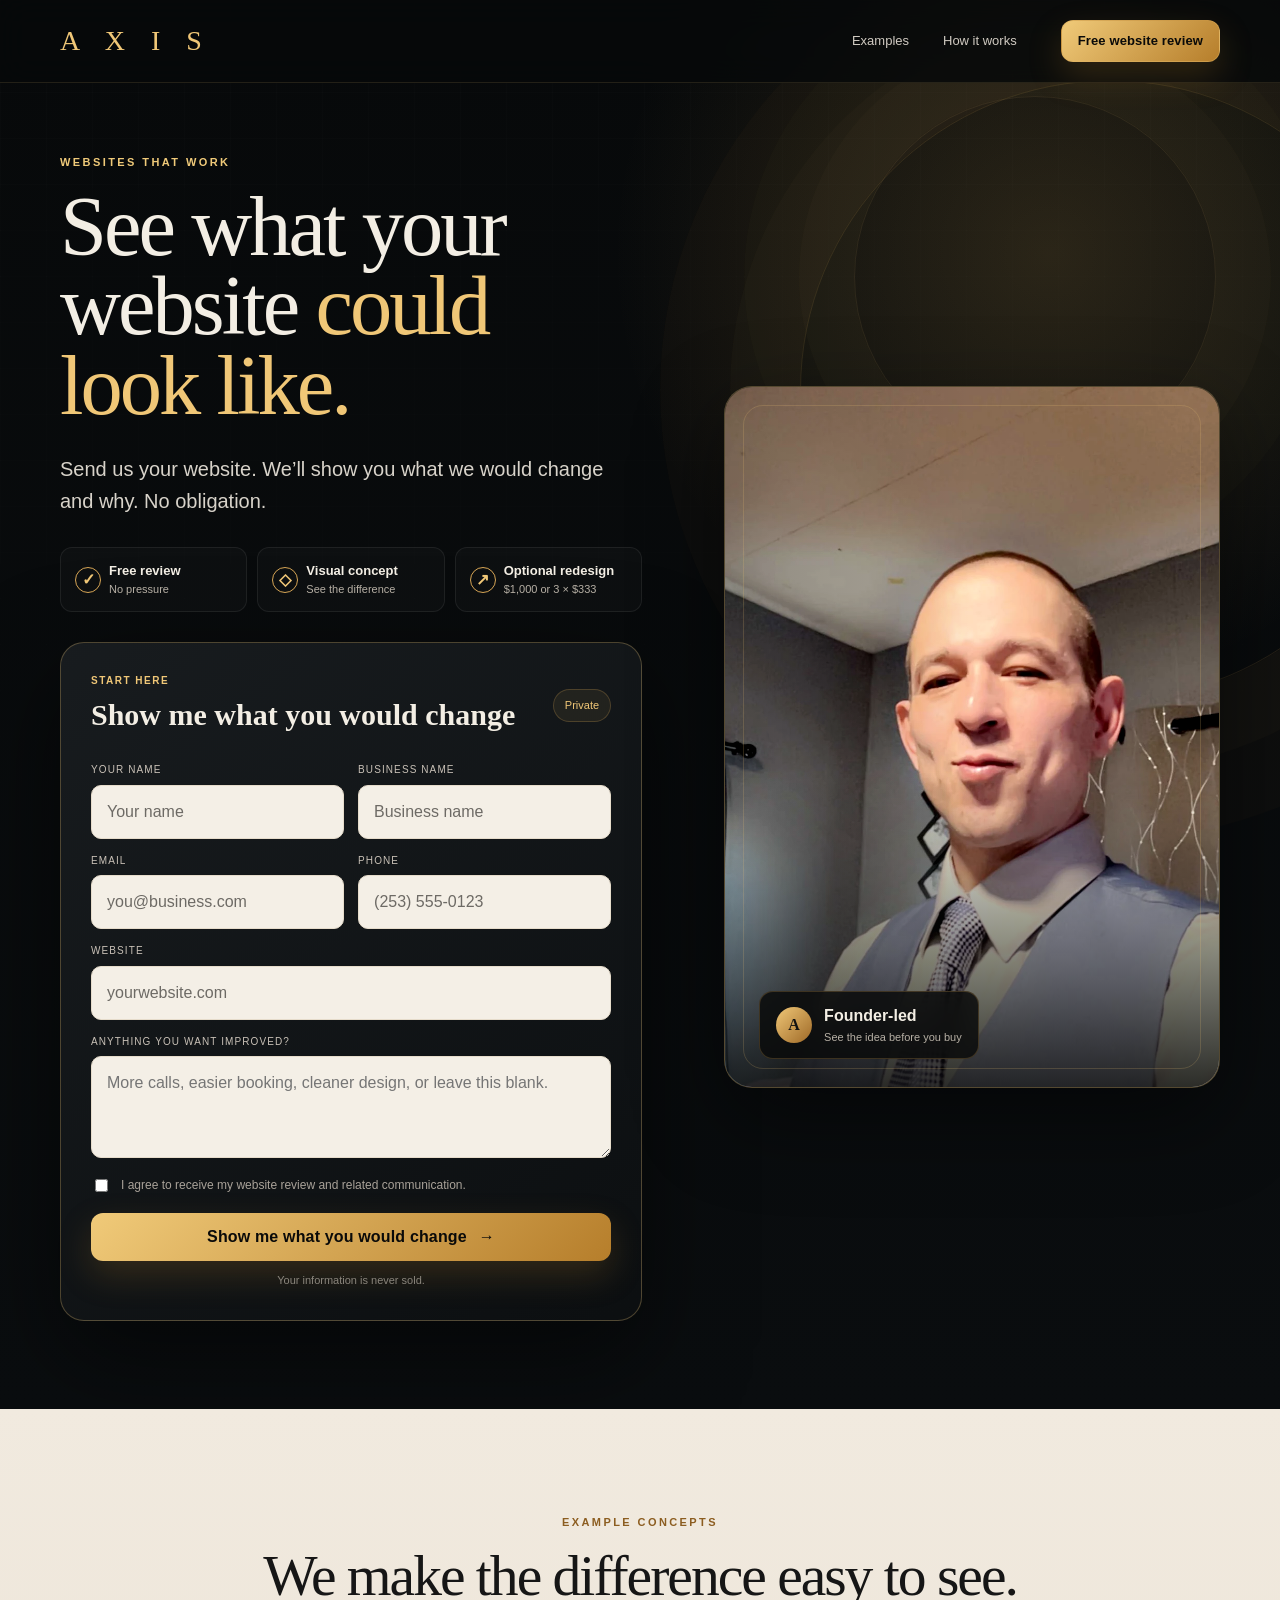
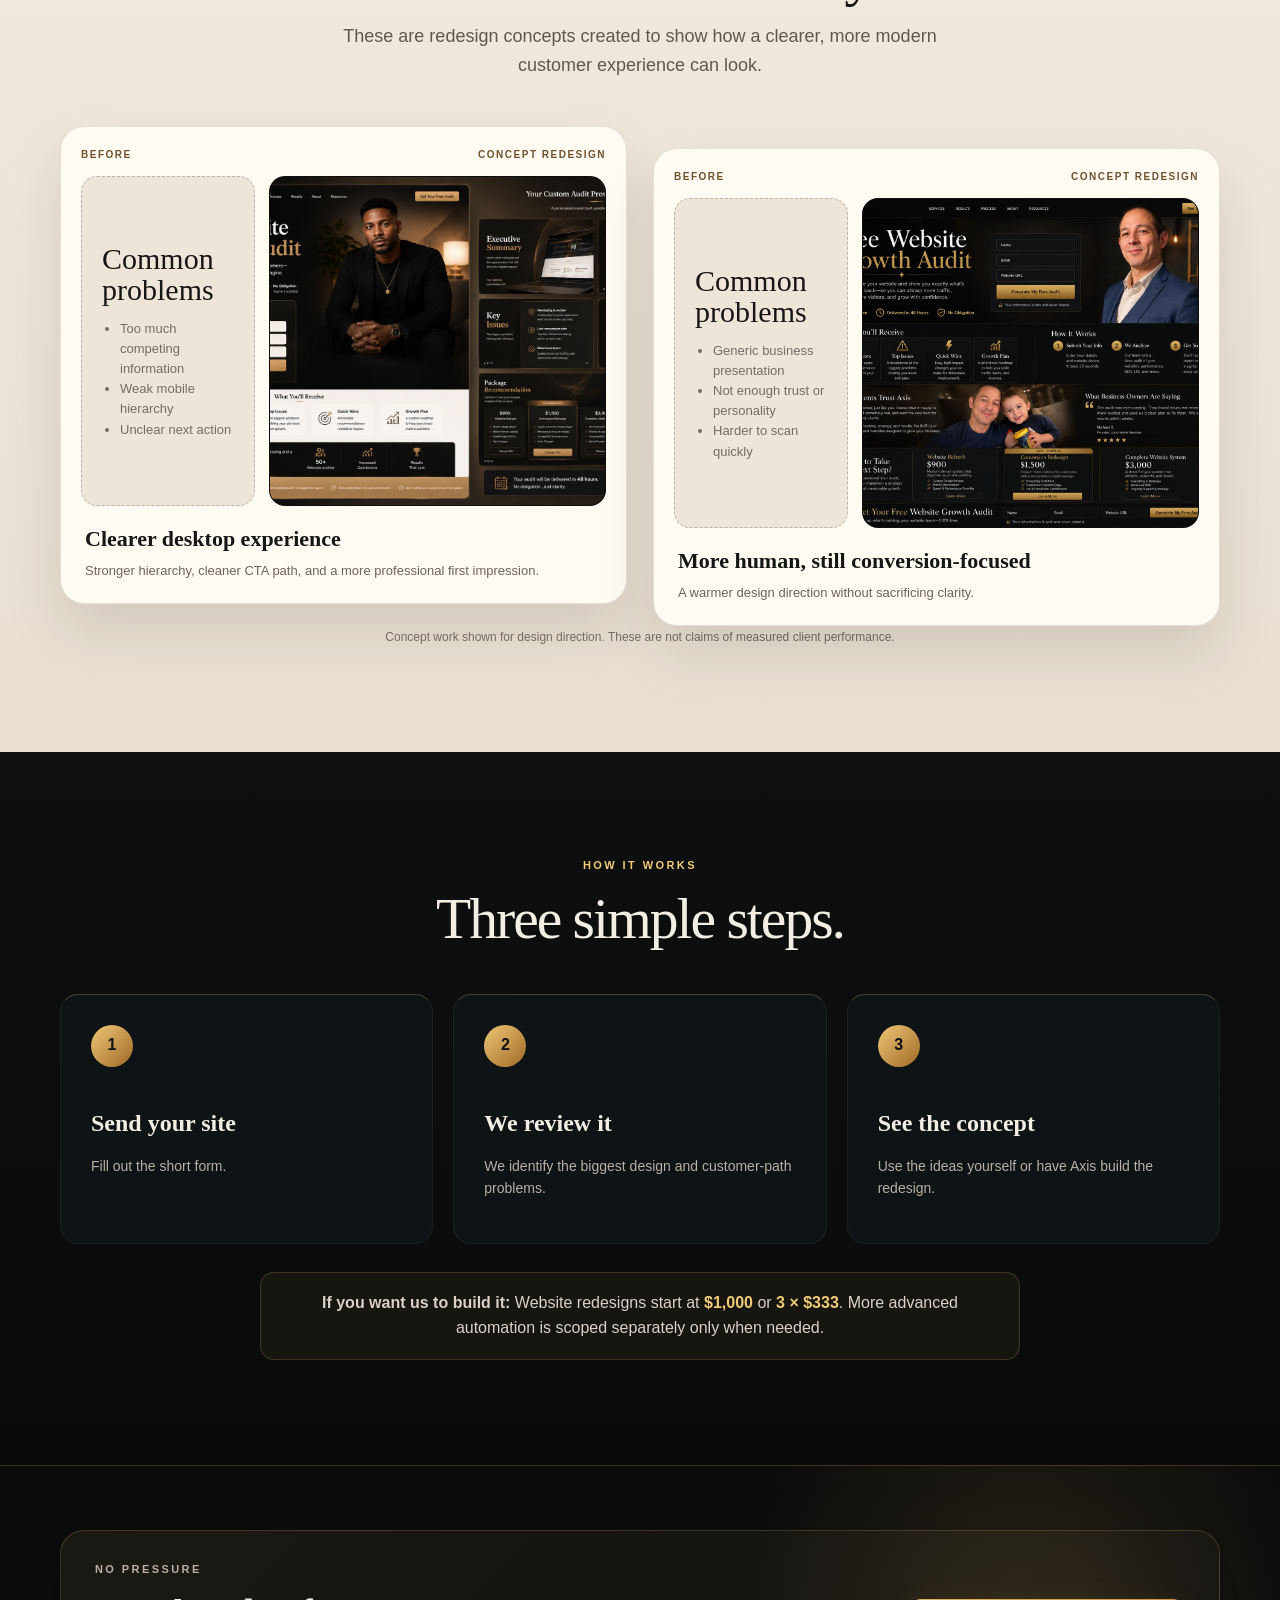
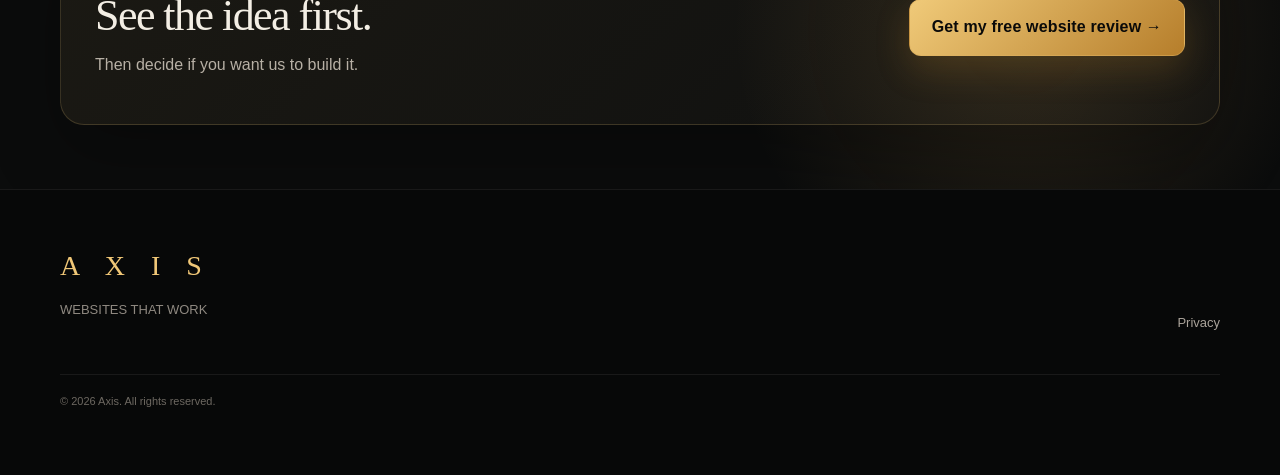
<file: index.html>
<!doctype html>
<html lang="en">
<head>
<meta charset="utf-8"><meta name="viewport" content="width=device-width,initial-scale=1">
<title>Axis | Websites That Work</title>
<meta name="description" content="See what we would change about your website before you pay for a redesign.">
<meta name="theme-color" content="#090a0a"><meta property="og:title" content="Axis | Websites That Work"><meta property="og:description" content="A clearer website, a stronger customer path, and no pressure to buy more than you need."><meta property="og:type" content="website"><meta property="og:image" content="assets/img/og-axis-audit.jpg"><meta name="twitter:card" content="summary_large_image">
<link rel="icon" href="assets/img/favicon.svg" type="image/svg+xml"><link rel="stylesheet" href="assets/css/styles.css"><link rel="stylesheet" href="assets/css/v2.css">
<script src="assets/js/config.js"></script><script defer src="assets/js/app.js"></script>
</head>
<body>
<a class="skip-link" href="#main">Skip to content</a>
<header class="site-header" data-header><div class="container nav-wrap"><a class="brand" href="#top">A X I S</a><nav class="desktop-nav"><a href="#examples">Examples</a><a href="#process">How it works</a></nav><a class="button button-small" href="#audit-form">Free website review</a></div></header>
<main id="main">
<section class="hero simple-hero" id="top"><div class="hero-glow" aria-hidden="true"></div><div class="container hero-grid"><div class="hero-copy reveal"><p class="eyebrow">WEBSITES THAT WORK</p><h1>See what your website <span>could look like.</span></h1><p class="hero-lede">Send us your website. We’ll show you what we would change and why. No obligation.</p><ul class="proof-row simple-proof"><li><span>✓</span><strong>Free review</strong><small>No pressure</small></li><li><span>◇</span><strong>Visual concept</strong><small>See the difference</small></li><li><span>↗</span><strong>Optional redesign</strong><small>$1,000 or 3 × $333</small></li></ul>
<form class="audit-form" id="audit-form" novalidate><div class="form-heading"><div><p class="form-kicker">START HERE</p><h2>Show me what you would change</h2></div><span class="secure-chip">Private</span></div><div class="field-grid">
<label><span>Your name</span><input name="name" type="text" autocomplete="name" required placeholder="Your name"></label>
<label><span>Business name</span><input name="business" type="text" autocomplete="organization" placeholder="Business name"></label>
<label><span>Email</span><input name="email" type="email" autocomplete="email" required placeholder="you@business.com"></label>
<label><span>Phone</span><input name="phone" type="tel" autocomplete="tel" placeholder="(253) 555-0123"></label>
<label class="field-full"><span>Website</span><input name="website" type="text" inputmode="url" required placeholder="yourwebsite.com"></label>
<label class="field-full"><span>Anything you want improved?</span><textarea name="comments" rows="3" placeholder="More calls, easier booking, cleaner design, or leave this blank."></textarea></label>
</div><input type="hidden" name="package_interest" value="Free diagnosis"><label class="consent"><input name="consent" type="checkbox" required><span>I agree to receive my website review and related communication.</span></label><label class="honeypot" aria-hidden="true">Leave this blank<input name="company_website" tabindex="-1" autocomplete="off"></label><input type="hidden" name="utm_source"><input type="hidden" name="utm_medium"><input type="hidden" name="utm_campaign"><input type="hidden" name="utm_content"><input type="hidden" name="utm_term"><input type="hidden" name="page_url"><button class="button button-primary button-wide" type="submit"><span>Show me what you would change</span><span>→</span></button><p class="form-status" role="status" aria-live="polite"></p><p class="microcopy">Your information is never sold.</p></form></div>
<div class="hero-visual reveal reveal-delay"><div class="portrait-frame"><img src="assets/img/founder-portrait.webp" alt="Axis founder" width="1100" height="1350"><div class="portrait-overlay"></div><div class="founder-badge"><span class="badge-icon">A</span><div><strong>Founder-led</strong><small>See the idea before you buy</small></div></div></div></div></div></section>

<section class="section concept-section" id="examples"><div class="container"><div class="section-heading centered reveal"><p class="eyebrow">EXAMPLE CONCEPTS</p><h2>We make the difference easy to see.</h2><p>These are redesign concepts created to show how a clearer, more modern customer experience can look.</p></div><div class="concept-grid">
<article class="concept-card reveal"><div class="concept-labels"><span>Before</span><span>Concept redesign</span></div><div class="concept-stage"><div class="before-panel"><strong>Common problems</strong><ul><li>Too much competing information</li><li>Weak mobile hierarchy</li><li>Unclear next action</li></ul></div><div class="after-shot"><img src="design-reference/desktop-concept.png" alt="Axis desktop website redesign concept" loading="lazy"></div></div><footer><strong>Clearer desktop experience</strong><p>Stronger hierarchy, cleaner CTA path, and a more professional first impression.</p></footer></article>
<article class="concept-card reveal"><div class="concept-labels"><span>Before</span><span>Concept redesign</span></div><div class="concept-stage"><div class="before-panel"><strong>Common problems</strong><ul><li>Generic business presentation</li><li>Not enough trust or personality</li><li>Harder to scan quickly</li></ul></div><div class="after-shot"><img src="design-reference/family-desktop-concept.png" alt="Axis family-focused website redesign concept" loading="lazy"></div></div><footer><strong>More human, still conversion-focused</strong><p>A warmer design direction without sacrificing clarity.</p></footer></article>
</div><p class="concept-disclaimer">Concept work shown for design direction. These are not claims of measured client performance.</p></div></section>

<section class="section process-section" id="process"><div class="container"><div class="section-heading centered reveal"><p class="eyebrow">HOW IT WORKS</p><h2>Three simple steps.</h2></div><ol class="process-grid"><li class="process-card"><span>1</span><h3>Send your site</h3><p>Fill out the short form.</p></li><li class="process-card"><span>2</span><h3>We review it</h3><p>We identify the biggest design and customer-path problems.</p></li><li class="process-card"><span>3</span><h3>See the concept</h3><p>Use the ideas yourself or have Axis build the redesign.</p></li></ol><div class="simple-price-note"><strong>If you want us to build it:</strong> Website redesigns start at <b>$1,000</b> or <b>3 × $333</b>. More advanced automation is scoped separately only when needed.</div></div></section>

<section class="final-cta"><div class="container final-cta-inner"><div><p class="eyebrow">NO PRESSURE</p><h2>See the idea first.</h2><p>Then decide if you want us to build it.</p></div><a class="button button-primary" href="#audit-form">Get my free website review →</a></div></section>
</main><footer class="site-footer"><div class="container footer-grid"><div><a class="brand" href="#top">A X I S</a><p>WEBSITES THAT WORK</p></div><div class="footer-links"><a href="privacy.html">Privacy</a></div><p class="copyright">© <span data-year></span> Axis. All rights reserved.</p></div></footer>
</body></html>
</file>
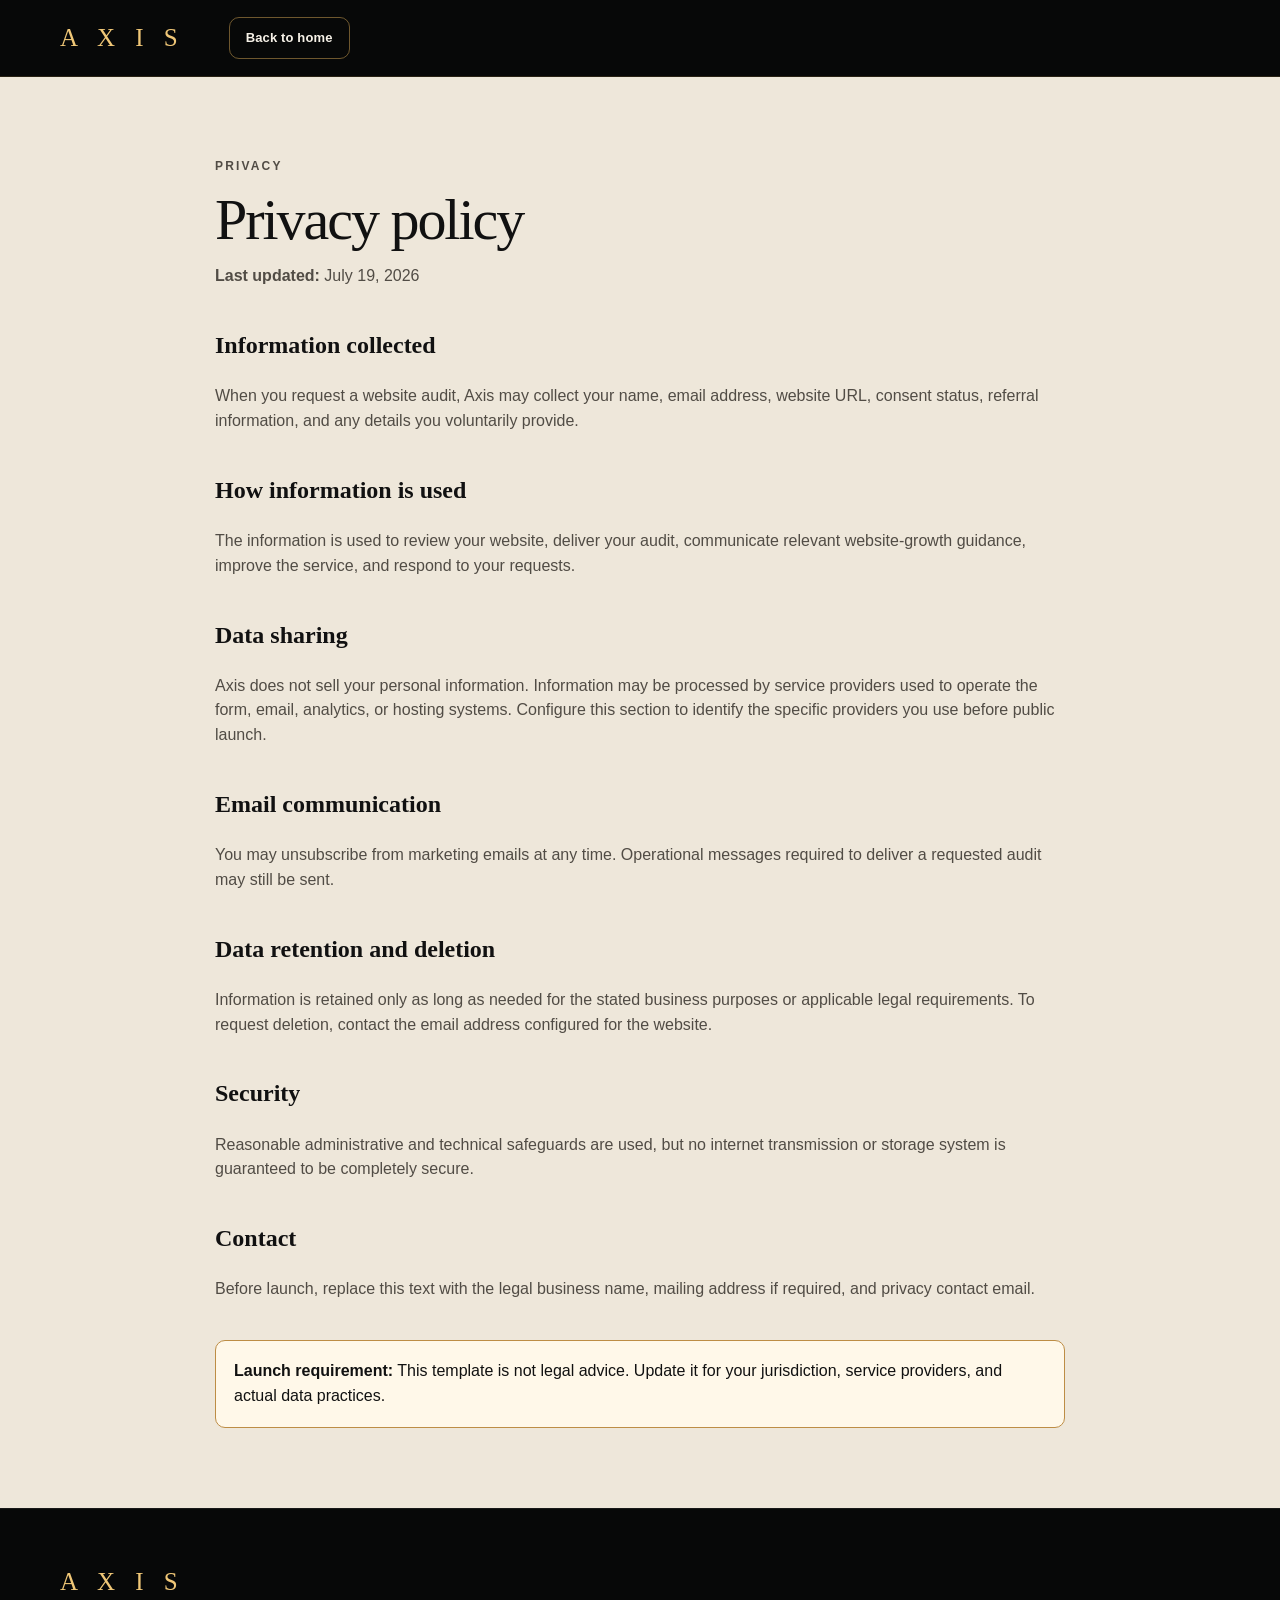
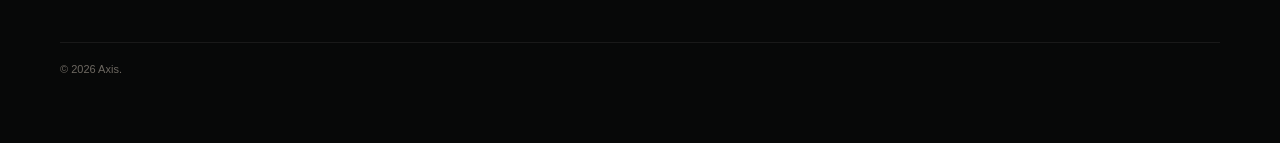
<file: privacy.html>
<!doctype html><html lang="en"><head><meta charset="utf-8"><meta name="viewport" content="width=device-width,initial-scale=1"><title>Privacy Policy | Axis</title><meta name="theme-color" content="#090a0a"><link rel="icon" href="assets/img/favicon.svg" type="image/svg+xml"><link rel="stylesheet" href="assets/css/styles.css"><script defer src="assets/js/app.js"></script></head><body><header class="site-header compact"><div class="container nav-wrap"><a class="brand" href="index.html">A X I S</a><a class="button button-small button-ghost" href="index.html">Back to home</a></div></header><main class="legal-page"><article class="container legal-card"><p class="eyebrow">Privacy</p><h1>Privacy policy</h1><p><strong>Last updated:</strong> July 19, 2026</p><h2>Information collected</h2><p>When you request a website audit, Axis may collect your name, email address, website URL, consent status, referral information, and any details you voluntarily provide.</p><h2>How information is used</h2><p>The information is used to review your website, deliver your audit, communicate relevant website-growth guidance, improve the service, and respond to your requests.</p><h2>Data sharing</h2><p>Axis does not sell your personal information. Information may be processed by service providers used to operate the form, email, analytics, or hosting systems. Configure this section to identify the specific providers you use before public launch.</p><h2>Email communication</h2><p>You may unsubscribe from marketing emails at any time. Operational messages required to deliver a requested audit may still be sent.</p><h2>Data retention and deletion</h2><p>Information is retained only as long as needed for the stated business purposes or applicable legal requirements. To request deletion, contact the email address configured for the website.</p><h2>Security</h2><p>Reasonable administrative and technical safeguards are used, but no internet transmission or storage system is guaranteed to be completely secure.</p><h2>Contact</h2><p>Before launch, replace this text with the legal business name, mailing address if required, and privacy contact email.</p><div class="legal-warning"><strong>Launch requirement:</strong> This template is not legal advice. Update it for your jurisdiction, service providers, and actual data practices.</div></article></main><footer class="site-footer"><div class="container footer-grid"><div><a class="brand" href="index.html">A X I S</a></div><p class="copyright">© <span data-year></span> Axis.</p></div></footer></body></html>
</file>
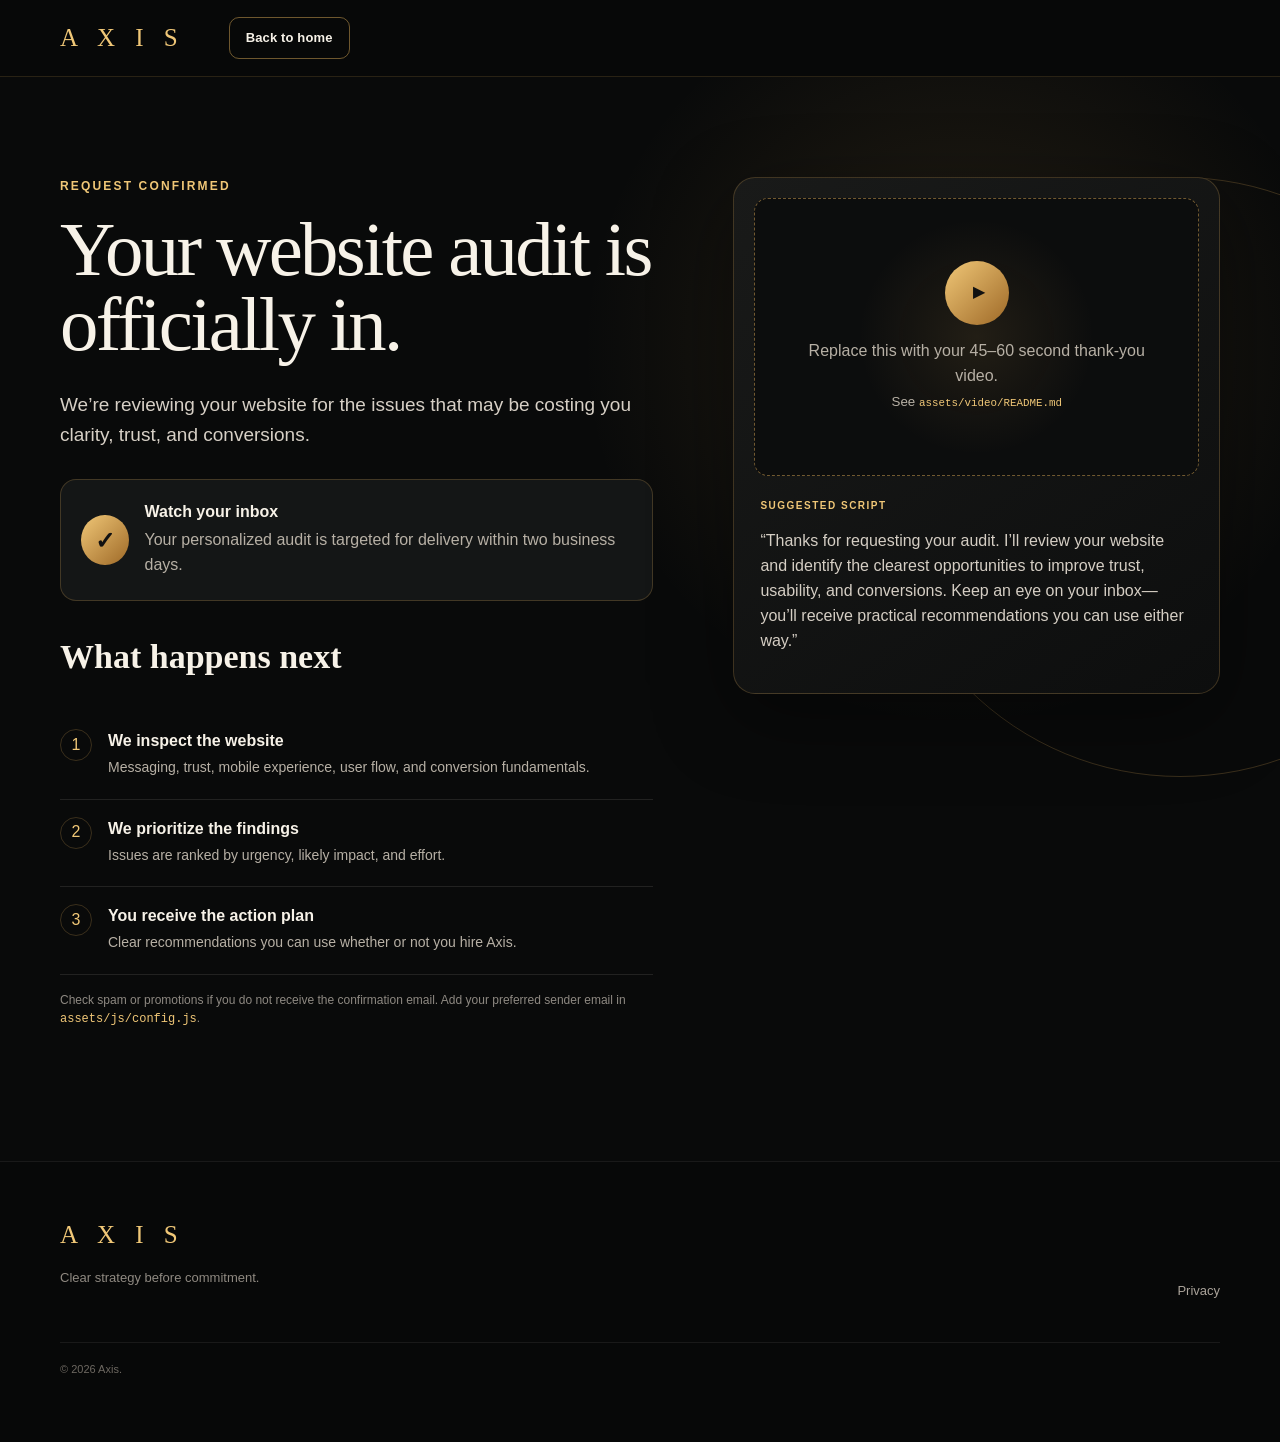
<file: thank-you.html>
<!doctype html><html lang="en"><head><meta charset="utf-8"><meta name="viewport" content="width=device-width,initial-scale=1"><title>Your Audit Request Is In | Axis</title><meta name="description" content="Your Axis website audit request has been received."><meta name="theme-color" content="#090a0a"><link rel="icon" href="assets/img/favicon.svg" type="image/svg+xml"><link rel="stylesheet" href="assets/css/styles.css"><script src="assets/js/config.js"></script><script defer src="assets/js/app.js"></script></head><body class="thank-you-page"><header class="site-header compact"><div class="container nav-wrap"><a class="brand" href="index.html">A X I S</a><a class="button button-small button-ghost" href="index.html">Back to home</a></div></header><main class="thank-you-main"><div class="thank-you-glow"></div><section class="container thank-you-grid"><div class="thank-you-copy reveal"><p class="eyebrow">Request confirmed</p><h1>Your website audit is officially in.</h1><p class="hero-lede">We’re reviewing your website for the issues that may be costing you clarity, trust, and conversions.</p><div class="confirmation-card"><span class="confirmation-icon">✓</span><div><strong>Watch your inbox</strong><p>Your personalized audit is targeted for delivery within two business days.</p></div></div><h2>What happens next</h2><ol class="next-list"><li><span>1</span><div><strong>We inspect the website</strong><p>Messaging, trust, mobile experience, user flow, and conversion fundamentals.</p></div></li><li><span>2</span><div><strong>We prioritize the findings</strong><p>Issues are ranked by urgency, likely impact, and effort.</p></div></li><li><span>3</span><div><strong>You receive the action plan</strong><p>Clear recommendations you can use whether or not you hire Axis.</p></div></li></ol><p class="small-note">Check spam or promotions if you do not receive the confirmation email. Add your preferred sender email in <code>assets/js/config.js</code>.</p></div><aside class="video-card reveal reveal-delay"><div class="video-placeholder" data-video-placeholder><span class="play-button">▶</span><p>Replace this with your 45–60 second thank-you video.</p><small>See <code>assets/video/README.md</code></small></div><div class="video-script"><p class="form-kicker">Suggested script</p><p>“Thanks for requesting your audit. I’ll review your website and identify the clearest opportunities to improve trust, usability, and conversions. Keep an eye on your inbox—you’ll receive practical recommendations you can use either way.”</p></div></aside></section></main><footer class="site-footer"><div class="container footer-grid"><div><a class="brand" href="index.html">A X I S</a><p>Clear strategy before commitment.</p></div><div class="footer-links"><a href="privacy.html">Privacy</a></div><p class="copyright">© <span data-year></span> Axis.</p></div></footer></body></html>
</file>
<file: assets/css/styles.css>
:root{--black:#090a0a;--black-2:#0e1010;--panel:#141616;--panel-2:#191a19;--ivory:#f7f2e8;--paper:#eee7da;--muted:#b7b0a5;--gold:#d6a555;--gold-light:#f0c777;--gold-deep:#9e6927;--line:rgba(214,165,85,.24);--line-light:rgba(247,242,232,.1);--shadow:0 24px 80px rgba(0,0,0,.42);--serif:Georgia,'Times New Roman',serif;--sans:Inter,ui-sans-serif,-apple-system,BlinkMacSystemFont,'Segoe UI',sans-serif;--radius:22px;--container:min(1160px,calc(100% - 40px))}*{box-sizing:border-box}html{scroll-behavior:smooth}body{margin:0;background:var(--black);color:var(--ivory);font-family:var(--sans);line-height:1.55;-webkit-font-smoothing:antialiased}body::selection{background:var(--gold);color:#090a0a}img{max-width:100%;display:block}a{color:inherit;text-decoration:none}.container{width:var(--container);margin-inline:auto}.skip-link{position:fixed;left:16px;top:-80px;z-index:999;background:var(--ivory);color:var(--black);padding:12px 18px;border-radius:8px}.skip-link:focus{top:16px}.site-header{position:fixed;inset:0 0 auto;z-index:50;background:rgba(8,9,9,.72);border-bottom:1px solid rgba(214,165,85,.16);backdrop-filter:blur(16px);transition:.25s}.site-header.scrolled{background:rgba(8,9,9,.94);box-shadow:0 12px 40px rgba(0,0,0,.25)}.site-header.compact{position:relative}.nav-wrap{height:76px;display:flex;align-items:center;gap:36px}.brand{font-family:var(--serif);font-size:25px;letter-spacing:.28em;color:var(--gold-light);white-space:nowrap}.desktop-nav{display:flex;gap:30px;margin-left:auto;color:#d1cbc2;font-size:14px}.desktop-nav a:hover{color:var(--gold-light)}.button{display:inline-flex;align-items:center;justify-content:center;gap:12px;border:1px solid rgba(214,165,85,.5);border-radius:10px;padding:15px 22px;font-weight:760;letter-spacing:.01em;cursor:pointer;transition:transform .18s,box-shadow .18s,background .18s;color:#0a0a09;background:linear-gradient(135deg,var(--gold-light),var(--gold-deep));box-shadow:0 10px 28px rgba(158,105,39,.22)}.button:hover{transform:translateY(-2px);box-shadow:0 14px 34px rgba(214,165,85,.28)}.button:focus-visible,input:focus-visible,summary:focus-visible,a:focus-visible{outline:3px solid rgba(240,199,119,.6);outline-offset:3px}.button-small{padding:10px 16px;font-size:13px;margin-left:8px}.button-ghost{background:transparent;color:var(--ivory);box-shadow:none}.button-wide{width:100%;font-size:16px;border:0}.button[disabled]{opacity:.65;cursor:wait;transform:none}.hero{min-height:950px;display:flex;align-items:center;padding:150px 0 80px;position:relative;overflow:hidden;background:radial-gradient(circle at 80% 20%,rgba(152,98,32,.18),transparent 34%),linear-gradient(180deg,#090a0a 0%,#0b0c0c 78%,#080909 100%)}.hero::before{content:"";position:absolute;inset:0;background-image:linear-gradient(rgba(255,255,255,.012) 1px,transparent 1px),linear-gradient(90deg,rgba(255,255,255,.012) 1px,transparent 1px);background-size:46px 46px;mask-image:linear-gradient(to bottom,black,transparent 80%)}.hero-glow{position:absolute;width:620px;height:620px;border:1px solid rgba(214,165,85,.14);border-radius:50%;right:-140px;top:80px;box-shadow:0 0 0 70px rgba(214,165,85,.025),0 0 0 140px rgba(214,165,85,.018)}.hero-grid{display:grid;grid-template-columns:1.05fr .95fr;gap:72px;align-items:center;position:relative;z-index:1}.eyebrow{text-transform:uppercase;color:var(--gold-light);letter-spacing:.18em;font-size:12px;font-weight:800;margin:0 0 16px}.hero h1,.section-heading h2,.report-copy h2,.founder-copy h2,.final-cta h2,.thank-you-copy h1,.legal-card h1,.not-found h1{font-family:var(--serif);font-weight:500;letter-spacing:-.035em;line-height:.98;margin:0}.hero h1{font-size:clamp(54px,6vw,86px);max-width:760px}.hero h1 span{color:var(--gold-light)}.hero-lede{font-size:19px;color:#d7d0c6;max-width:650px;margin:28px 0 30px}.proof-row{list-style:none;padding:0;margin:0 0 30px;display:grid;grid-template-columns:repeat(3,1fr);gap:12px}.proof-row li{display:grid;grid-template-columns:32px 1fr;grid-template-rows:auto auto;align-items:center;border-right:1px solid var(--line-light);padding-right:12px}.proof-row li:last-child{border-right:0}.proof-row span{grid-row:1/3;width:26px;height:26px;border:1px solid var(--gold);border-radius:50%;display:grid;place-items:center;color:var(--gold-light);font-weight:800}.proof-row strong{font-size:13px}.proof-row small{font-size:11px;color:var(--muted)}.audit-form{background:linear-gradient(145deg,rgba(27,29,29,.96),rgba(13,14,14,.98));border:1px solid var(--line);padding:26px;border-radius:var(--radius);box-shadow:var(--shadow);max-width:670px}.form-heading{display:flex;justify-content:space-between;align-items:center;margin-bottom:20px}.form-heading h2{font-family:var(--serif);font-size:26px;margin:0}.form-kicker{color:var(--gold-light);text-transform:uppercase;letter-spacing:.15em;font-size:10px;font-weight:800;margin:0 0 3px}.secure-chip{font-size:11px;border:1px solid var(--line);padding:5px 9px;border-radius:99px;color:var(--gold-light)}.field-grid{display:grid;grid-template-columns:1fr 1fr;gap:13px}.field-grid label{display:grid;gap:7px}.field-grid label span{font-size:11px;text-transform:uppercase;letter-spacing:.11em;color:#c9c1b7}.field-full{grid-column:1/-1}.field-grid input{width:100%;height:52px;border-radius:8px;border:1px solid rgba(255,255,255,.16);background:#f6f0e6;color:#0d0e0e;padding:0 15px;font-size:16px}.field-grid input::placeholder{color:#6d6a65}.consent{display:flex;gap:10px;margin:16px 0;color:#a9a299;font-size:12px;align-items:flex-start}.consent input{margin-top:3px;accent-color:var(--gold)}.honeypot{position:absolute!important;left:-9999px!important}.microcopy,.form-status{font-size:11px;color:#aaa49a;text-align:center;margin:11px 0 0}.form-status.error{color:#f1a7a7}.form-status.success{color:#aedbb7}.hero-visual{position:relative}.portrait-frame{position:relative;min-height:710px;border-radius:260px 260px 22px 22px;overflow:hidden;border:1px solid rgba(214,165,85,.24);background:#111;box-shadow:var(--shadow)}.portrait-frame::before{content:"";position:absolute;inset:18px;border:1px solid rgba(240,199,119,.18);border-radius:240px 240px 14px 14px;z-index:2;pointer-events:none}.portrait-frame img{width:100%;height:100%;min-height:710px;object-fit:cover;object-position:center 42%;filter:saturate(.86) contrast(1.05)}.portrait-overlay{position:absolute;inset:0;background:linear-gradient(180deg,transparent 55%,rgba(7,8,8,.85)),linear-gradient(90deg,rgba(7,8,8,.15),transparent 50%)}.founder-badge{position:absolute;left:34px;bottom:28px;z-index:3;display:flex;align-items:center;gap:12px;background:rgba(9,10,10,.84);border:1px solid var(--line);padding:12px 16px;border-radius:12px;backdrop-filter:blur(12px)}.founder-badge strong,.founder-badge small{display:block}.founder-badge small{font-size:11px;color:var(--muted)}.badge-icon{width:36px;height:36px;border-radius:50%;background:linear-gradient(135deg,var(--gold-light),var(--gold-deep));color:#111;display:grid;place-items:center;font-family:var(--serif);font-weight:800}.floating-card{position:absolute;display:flex;align-items:center;gap:13px;background:rgba(14,16,16,.92);border:1px solid var(--line);border-radius:14px;padding:13px 16px;box-shadow:var(--shadow);backdrop-filter:blur(12px)}.score-card{top:110px;left:-55px}.score-ring{width:58px;height:58px;border-radius:50%;display:grid;place-items:center;background:conic-gradient(var(--gold-light) 72%,#242626 0);position:relative;font-weight:800;color:white}.score-ring::before{content:"";position:absolute;inset:6px;background:#111;border-radius:50%;z-index:0}.score-ring{isolation:isolate}.score-ring::after{content:""}.score-ring{font-size:16px}.score-ring>*{z-index:1}.score-card strong,.score-card small{display:block}.score-card small{color:var(--muted);font-size:11px;max-width:155px}.trust-strip{border-block:1px solid var(--line);background:#0c0d0d}.trust-grid{min-height:74px;display:flex;align-items:center;justify-content:center;gap:36px;text-transform:uppercase;letter-spacing:.22em;font-size:11px;color:#d4ccc1}.trust-grid i{width:4px;height:4px;background:var(--gold);transform:rotate(45deg)}.section{padding:108px 0}.section-heading{max-width:760px;margin-bottom:48px}.section-heading.centered{text-align:center;margin-inline:auto}.section-heading h2,.report-copy h2,.founder-copy h2,.final-cta h2{font-size:clamp(40px,4.2vw,62px)}.section-heading>p:last-child{color:var(--muted);font-size:18px}.feature-grid{display:grid;grid-template-columns:repeat(4,1fr);gap:16px}.feature-card{min-height:300px;padding:28px;border:1px solid var(--line-light);background:linear-gradient(145deg,#141616,#0f1010);border-radius:18px;position:relative;overflow:hidden;transition:.25s}.feature-card:hover{transform:translateY(-6px);border-color:var(--line);box-shadow:0 18px 45px rgba(0,0,0,.25)}.feature-number{position:absolute;right:20px;top:17px;color:rgba(214,165,85,.45);font-family:var(--serif);font-size:14px}.feature-icon{width:56px;height:56px;border:1px solid var(--line);border-radius:50%;display:grid;place-items:center;color:var(--gold-light);font-size:23px;margin-bottom:45px}.feature-card h3,.process-card h3{font-family:var(--serif);font-size:24px;margin:0 0 12px}.feature-card p,.process-card p{color:var(--muted);font-size:14px}.report-section{background:var(--paper);color:#111}.report-grid{display:grid;grid-template-columns:.86fr 1.14fr;align-items:center;gap:80px}.report-copy .eyebrow{color:var(--gold-deep)}.report-copy p{color:#58534b;font-size:17px}.check-list{padding:0;list-style:none;margin:28px 0}.check-list li{padding:11px 0 11px 34px;border-bottom:1px solid rgba(0,0,0,.09);position:relative}.check-list li::before{content:"✓";position:absolute;left:0;color:var(--gold-deep);font-weight:800}.text-link{font-weight:800;color:#865b25}.text-link span{transition:.2s}.text-link:hover span{margin-left:5px}.report-preview{filter:drop-shadow(0 25px 30px rgba(0,0,0,.23))}.process-section{background:linear-gradient(180deg,#0e1010,#090a0a)}.process-grid{list-style:none;padding:0;display:grid;grid-template-columns:repeat(3,1fr);gap:20px;margin:0}.process-card{padding:30px;border-top:1px solid var(--line);background:rgba(255,255,255,.025);min-height:230px}.process-card>span{width:42px;height:42px;border-radius:50%;display:grid;place-items:center;background:linear-gradient(135deg,var(--gold-light),var(--gold-deep));color:#111;font-weight:900;margin-bottom:38px}.founder-section{background:#0b0c0c}.founder-grid{display:grid;grid-template-columns:1.05fr .95fr;gap:70px;align-items:center}.family-photo{position:relative;border:1px solid var(--line);border-radius:24px;overflow:hidden;box-shadow:var(--shadow)}.family-photo img{width:100%;height:610px;object-fit:cover;object-position:center 50%;filter:saturate(.8) contrast(1.06)}.family-photo::after{content:"";position:absolute;inset:0;background:linear-gradient(180deg,transparent 55%,rgba(5,6,6,.88))}.family-caption{position:absolute;z-index:2;left:28px;right:28px;bottom:26px}.family-caption strong,.family-caption span{display:block}.family-caption strong{font-family:var(--serif);font-size:25px}.family-caption span{color:#cbc4ba;font-size:13px}.founder-copy p{color:var(--muted);font-size:17px}.founder-copy blockquote{margin:28px 0 6px;padding:20px 0 20px 22px;border-left:2px solid var(--gold);font-family:var(--serif);font-size:25px;color:var(--ivory)}.signature{font-family:var(--serif);font-style:italic;color:var(--gold-light)!important}.faq-section{background:var(--paper);color:#111}.faq-grid{display:grid;grid-template-columns:.65fr 1.35fr;gap:80px}.faq-section .eyebrow{color:var(--gold-deep)}.accordion details{border-bottom:1px solid rgba(0,0,0,.13);padding:18px 0}.accordion summary{font-family:var(--serif);font-size:23px;cursor:pointer;list-style:none;display:flex;justify-content:space-between}.accordion summary::after{content:"+";color:var(--gold-deep)}.accordion details[open] summary::after{content:"–"}.accordion p{color:#5d5850}.final-cta{padding:52px 0;background:radial-gradient(circle at 80%,rgba(214,165,85,.16),transparent 28%),#0b0c0c;border-top:1px solid var(--line)}.final-cta-inner{display:flex;justify-content:space-between;gap:40px;align-items:center}.final-cta h2{font-size:44px;max-width:720px}.final-cta p{color:var(--muted)}.site-footer{padding:54px 0;background:#070808;border-top:1px solid rgba(255,255,255,.07)}.footer-grid{display:grid;grid-template-columns:1fr auto;gap:30px;align-items:end}.footer-grid>div:first-child p{color:#8f8981;max-width:430px;font-size:13px}.footer-links{display:flex;gap:20px;color:#aaa39a;font-size:13px}.copyright{grid-column:1/-1;color:#6d6861;font-size:11px;border-top:1px solid rgba(255,255,255,.07);padding-top:18px}.thank-you-page{min-height:100vh}.thank-you-main{position:relative;overflow:hidden;padding:100px 0 120px;min-height:calc(100vh - 76px);background:radial-gradient(circle at 75% 25%,rgba(214,165,85,.14),transparent 30%),#090a0a}.thank-you-glow{position:absolute;right:-200px;top:100px;width:600px;height:600px;border:1px solid var(--line);border-radius:50%}.thank-you-grid{position:relative;display:grid;grid-template-columns:1fr .82fr;gap:80px;align-items:start}.thank-you-copy h1{font-size:clamp(54px,6vw,82px)}.confirmation-card{display:flex;gap:16px;align-items:center;background:var(--panel);border:1px solid var(--line);padding:20px;border-radius:16px;margin:30px 0}.confirmation-icon{width:50px;height:50px;border-radius:50%;background:linear-gradient(135deg,var(--gold-light),var(--gold-deep));display:grid;place-items:center;color:#111;font-size:24px;font-weight:900}.confirmation-card p{margin:3px 0;color:var(--muted)}.thank-you-copy h2{font-family:var(--serif);font-size:34px}.next-list{list-style:none;padding:0}.next-list li{display:flex;gap:16px;padding:17px 0;border-bottom:1px solid var(--line-light)}.next-list li>span{width:32px;height:32px;border:1px solid var(--line);border-radius:50%;display:grid;place-items:center;color:var(--gold-light);flex:0 0 auto}.next-list p{margin:3px 0;color:var(--muted);font-size:14px}.small-note{font-size:12px;color:#8e8982}.small-note code,.video-placeholder code,.legal-card code{color:var(--gold-light)}.video-card{background:linear-gradient(145deg,var(--panel-2),#0d0e0e);border:1px solid var(--line);border-radius:22px;padding:20px;box-shadow:var(--shadow)}.video-placeholder{aspect-ratio:16/10;display:grid;place-content:center;text-align:center;border:1px dashed rgba(214,165,85,.5);border-radius:14px;background:radial-gradient(circle,rgba(214,165,85,.11),transparent 45%),#0c0d0d;color:var(--muted);padding:30px}.play-button{width:64px;height:64px;border-radius:50%;background:linear-gradient(135deg,var(--gold-light),var(--gold-deep));display:grid;place-items:center;color:#111;margin:0 auto 14px;padding-left:4px}.video-placeholder p{margin:0 0 4px}.video-script{padding:22px 6px 4px;color:#d5cec4}.legal-page{padding:80px 0;background:var(--paper);color:#111;min-height:80vh}.legal-card{max-width:850px}.legal-card h1{font-size:58px}.legal-card h2{font-family:var(--serif);margin-top:38px}.legal-card p{color:#514c45}.legal-warning{margin-top:38px;padding:18px;border:1px solid #bd8d45;background:#fff8e9;border-radius:10px}.not-found{min-height:100vh;display:grid;place-content:center;text-align:center;padding:30px}.not-found h1{font-size:64px}.not-found p{color:var(--muted);font-size:18px}.not-found .button{margin:20px auto 0}.reveal{opacity:0;transform:translateY(20px);transition:opacity .75s ease,transform .75s ease}.reveal.is-visible{opacity:1;transform:none}.reveal-delay{transition-delay:.14s}@media(prefers-reduced-motion:reduce){html{scroll-behavior:auto}.reveal{opacity:1;transform:none;transition:none}.button{transition:none}}@media(max-width:980px){.desktop-nav{display:none}.hero{padding-top:125px}.hero-grid,.report-grid,.founder-grid,.thank-you-grid{grid-template-columns:1fr}.hero-copy{order:1}.hero-visual{order:0;max-width:600px;margin:auto}.portrait-frame,.portrait-frame img{min-height:580px}.score-card{left:10px}.feature-grid{grid-template-columns:repeat(2,1fr)}.report-grid{gap:30px}.family-photo img{height:520px}.faq-grid{grid-template-columns:1fr;gap:30px}.final-cta-inner{align-items:flex-start;flex-direction:column}.thank-you-grid{gap:42px}}@media(max-width:680px){:root{--container:min(100% - 28px,1160px)}.nav-wrap{height:68px}.brand{font-size:20px}.button-small{font-size:11px;padding:9px 11px}.hero{padding:105px 0 54px;min-height:auto}.hero-grid{gap:32px}.hero h1{font-size:48px}.hero-lede{font-size:16px}.hero-visual{width:100%}.portrait-frame{min-height:430px;border-radius:170px 170px 18px 18px}.portrait-frame img{min-height:430px;object-position:center 38%}.portrait-frame::before{inset:10px;border-radius:160px 160px 12px 12px}.founder-badge{left:18px;right:18px;bottom:14px}.score-card{top:46px;left:3px;transform:scale(.86);transform-origin:left}.proof-row{grid-template-columns:1fr;gap:8px}.proof-row li{border-right:0;border-bottom:1px solid var(--line-light);padding:8px 0}.field-grid{grid-template-columns:1fr}.field-full{grid-column:auto}.audit-form{padding:19px}.trust-grid{gap:13px;font-size:8px;letter-spacing:.12em}.section{padding:72px 0}.section-heading h2,.report-copy h2,.founder-copy h2{font-size:39px}.feature-grid{grid-template-columns:1fr}.feature-card{min-height:auto}.process-grid{grid-template-columns:1fr}.founder-grid{gap:35px}.family-photo img{height:390px}.faq-grid{gap:18px}.accordion summary{font-size:20px}.final-cta h2{font-size:36px}.footer-grid{grid-template-columns:1fr}.footer-links{justify-content:flex-start}.thank-you-main{padding:68px 0}.thank-you-copy h1{font-size:50px}.legal-card h1{font-size:46px}.not-found h1{font-size:46px}}
</file>
<file: assets/css/v2.css>
/* Axis Landing Page V2 — premium visual system; lead flow untouched */
:root{--axis-bg:#07090a;--axis-bg2:#0b0e10;--axis-panel:#111518;--axis-panel2:#171c20;--axis-cream:#f3eee4;--axis-muted:#aaa49c;--axis-gold:#d9ad58;--axis-gold2:#f0ca79;--axis-line:rgba(240,202,121,.18);--axis-shadow:0 30px 90px rgba(0,0,0,.48)}
body{background:radial-gradient(circle at 78% 8%,rgba(217,173,88,.09),transparent 25%),linear-gradient(180deg,var(--axis-bg),#090c0e 38%,#080a0b);color:var(--axis-cream)}
.site-header{background:rgba(7,9,10,.84);border-bottom:1px solid rgba(240,202,121,.12)}.nav-wrap{height:82px}.brand{font-size:28px;letter-spacing:.34em}.desktop-nav{gap:34px}.desktop-nav a{font-size:13px}.button{border-radius:12px;background:linear-gradient(135deg,var(--axis-gold2),#b67e2b);box-shadow:0 14px 34px rgba(182,126,43,.22)}
.hero{min-height:900px;padding:154px 0 88px;background:radial-gradient(circle at 82% 18%,rgba(217,173,88,.17),transparent 28%),linear-gradient(180deg,#07090a 0%,#0a0d0f 100%)}.hero-grid{grid-template-columns:1.08fr .92fr;gap:82px}.hero-copy{max-width:760px}.eyebrow{font-size:11px;letter-spacing:.22em;color:var(--axis-gold2)}.hero h1{font-size:clamp(58px,6.6vw,92px);line-height:.94;max-width:780px;text-wrap:balance}.hero-lede{font-size:20px;line-height:1.6;color:#d8d3ca;max-width:650px;margin:28px 0 30px}
.proof-row{gap:10px;margin-bottom:30px}.proof-row li{border:1px solid rgba(255,255,255,.07);background:rgba(255,255,255,.025);padding:13px 14px;border-radius:12px;grid-template-columns:34px 1fr}.proof-row li:last-child{border:1px solid rgba(255,255,255,.07)}
.audit-form{max-width:720px;padding:30px;background:linear-gradient(145deg,rgba(24,28,31,.98),rgba(12,15,17,.98));border:1px solid rgba(240,202,121,.28);border-radius:24px;box-shadow:0 34px 100px rgba(0,0,0,.52)}.form-heading{margin-bottom:24px}.form-heading h2{font-size:30px}.secure-chip{background:rgba(217,173,88,.08);padding:7px 11px}.field-grid{gap:14px}.field-grid label span{font-size:10px}.field-grid input,.field-grid textarea{background:#f4efe6;border:1px solid #e6dccb;border-radius:10px;min-height:54px}.field-grid textarea{width:100%;color:#0d0e0e;padding:14px 15px;font:16px/1.5 var(--sans);resize:vertical}.consent{margin:18px 0}.microcopy{opacity:.78}
.portrait-frame{border-radius:28px;min-height:700px;border-color:rgba(240,202,121,.3);box-shadow:var(--axis-shadow)}.portrait-frame::before{border-radius:20px}.portrait-frame img{min-height:700px}.founder-badge{border-radius:14px}
.section{padding:105px 0}.section-heading{margin-bottom:46px}.section-heading h2{font-size:clamp(42px,4.5vw,64px);line-height:1}.section-heading>p:last-child{max-width:650px;margin:18px auto 0;line-height:1.6}
.concept-section{background:linear-gradient(180deg,#f1eadf,#e8dfd1);color:#161616}.concept-section .eyebrow{color:#8c5d20}.concept-section .section-heading>p:last-child{color:#5d5850}.concept-grid{display:grid;grid-template-columns:repeat(2,minmax(0,1fr));gap:26px}.concept-card{background:#fffaf2;border:1px solid rgba(30,24,18,.12);border-radius:24px;padding:20px;box-shadow:0 28px 60px rgba(40,30,18,.12)}.concept-labels{display:flex;justify-content:space-between;gap:12px;margin-bottom:14px}.concept-labels span{font-size:10px;letter-spacing:.15em;font-weight:900;text-transform:uppercase;color:#70512e}.concept-stage{display:grid;grid-template-columns:.68fr 1.32fr;gap:14px;align-items:stretch}.before-panel{border:1px dashed rgba(38,31,23,.25);border-radius:16px;padding:20px;background:#eee5d9;display:flex;flex-direction:column;justify-content:center;min-height:330px}.before-panel strong{font:500 30px/1.05 var(--serif);margin-bottom:13px}.before-panel ul{padding-left:18px;margin:0;color:#756d64;font-size:13px}.after-shot{border-radius:16px;overflow:hidden;background:#111;min-height:330px;border:1px solid rgba(0,0,0,.12)}.after-shot img{width:100%;height:100%;object-fit:cover;object-position:top}.concept-card footer{padding:16px 4px 2px}.concept-card footer strong{font-family:var(--serif);font-size:22px}.concept-card footer p{color:#6c655c;margin:5px 0 0;font-size:13px}.concept-disclaimer{text-align:center;color:#746c62;font-size:12px;margin:24px auto 0;max-width:760px}
.process-card{border-radius:18px;border:1px solid rgba(255,255,255,.06);border-top-color:rgba(240,202,121,.25);background:#0e1315}.simple-price-note{max-width:760px;margin:28px auto 0;padding:18px 22px;border:1px solid rgba(240,202,121,.18);border-radius:14px;background:rgba(240,202,121,.05);text-align:center;color:#d8d2c8}.simple-price-note b{color:var(--axis-gold2)}
.final-cta{padding:64px 0}.final-cta-inner{padding:30px 34px;border:1px solid rgba(240,202,121,.18);border-radius:24px;background:linear-gradient(135deg,rgba(240,202,121,.07),rgba(255,255,255,.015))}
@media(min-width:1100px){.hero::after{content:'';position:absolute;inset:96px 5% auto auto;width:360px;height:360px;border-radius:50%;border:1px solid rgba(240,202,121,.09);box-shadow:0 0 0 55px rgba(240,202,121,.018),0 0 0 110px rgba(240,202,121,.012);pointer-events:none}.concept-card:nth-child(2){transform:translateY(22px)}.family-photo{transform:perspective(1000px) rotateY(2deg)}.final-cta-inner{box-shadow:0 28px 70px rgba(0,0,0,.26)}}
@media(max-width:1000px){.hero-grid{grid-template-columns:1fr;gap:48px}.hero-visual{max-width:650px;margin:auto}.concept-grid{grid-template-columns:1fr}.desktop-nav{display:none}}
@media(max-width:700px){body{background:#090b0c}.container{width:min(100% - 28px,1160px)}.site-header{background:rgba(7,9,10,.96);backdrop-filter:blur(10px)}.nav-wrap{height:64px;gap:10px}.brand{font-size:20px;letter-spacing:.26em}.button-small{font-size:10px;padding:9px 10px;white-space:nowrap}.hero{padding:92px 0 42px;min-height:auto;background:#090b0c}.hero-glow{display:none}.hero-grid{gap:0}.hero h1{font-size:clamp(42px,13vw,56px);line-height:.96}.hero-lede{font-size:16px;line-height:1.5;margin:18px 0}.simple-proof{grid-template-columns:1fr;margin-bottom:18px}.simple-proof li:nth-child(n+2){display:none}.simple-proof li{padding:9px 11px;background:#111517}.simple-proof small{display:block}.audit-form{padding:17px;border-radius:15px;box-shadow:none}.form-heading{margin-bottom:14px}.form-heading h2{font-size:23px;line-height:1.05}.secure-chip{display:none}.field-grid{grid-template-columns:1fr;gap:9px}.field-full{grid-column:auto}.field-grid input,.field-grid textarea{min-height:48px}.field-grid textarea{min-height:78px}.consent{font-size:11px;margin:13px 0}.microcopy{font-size:10px}.hero-visual{display:none}.section{padding:52px 0}.section-heading{margin-bottom:24px}.section-heading h2{font-size:35px;line-height:1.02}.section-heading>p:last-child{font-size:14px;line-height:1.45}.concept-grid{gap:12px}.concept-card{padding:10px;border-radius:15px;box-shadow:none}.concept-card:nth-child(2){display:none}.concept-labels{margin-bottom:7px}.concept-labels span:first-child{display:none}.concept-labels span:last-child{font-size:9px}.concept-stage{grid-template-columns:1fr}.before-panel{display:none}.after-shot{min-height:0;border-radius:11px}.after-shot img{height:auto;object-fit:contain}.concept-card footer{padding:10px 4px 2px}.concept-card footer strong{font-size:18px}.concept-card footer p{font-size:12px;line-height:1.4}.concept-disclaimer{font-size:10px;margin-top:12px}.process-grid{grid-template-columns:1fr;gap:8px}.process-card{min-height:auto;padding:17px}.process-card>span{margin-bottom:12px}.process-card p{margin-bottom:0}.simple-price-note{font-size:13px;line-height:1.45;margin-top:18px;padding:14px}.final-cta{padding:36px 0}.final-cta-inner{display:grid;padding:20px;border-radius:15px}.final-cta h2{font-size:31px}.site-footer{padding:30px 0}.footer-grid{grid-template-columns:1fr}.footer-links{margin-top:8px}}
</file>
